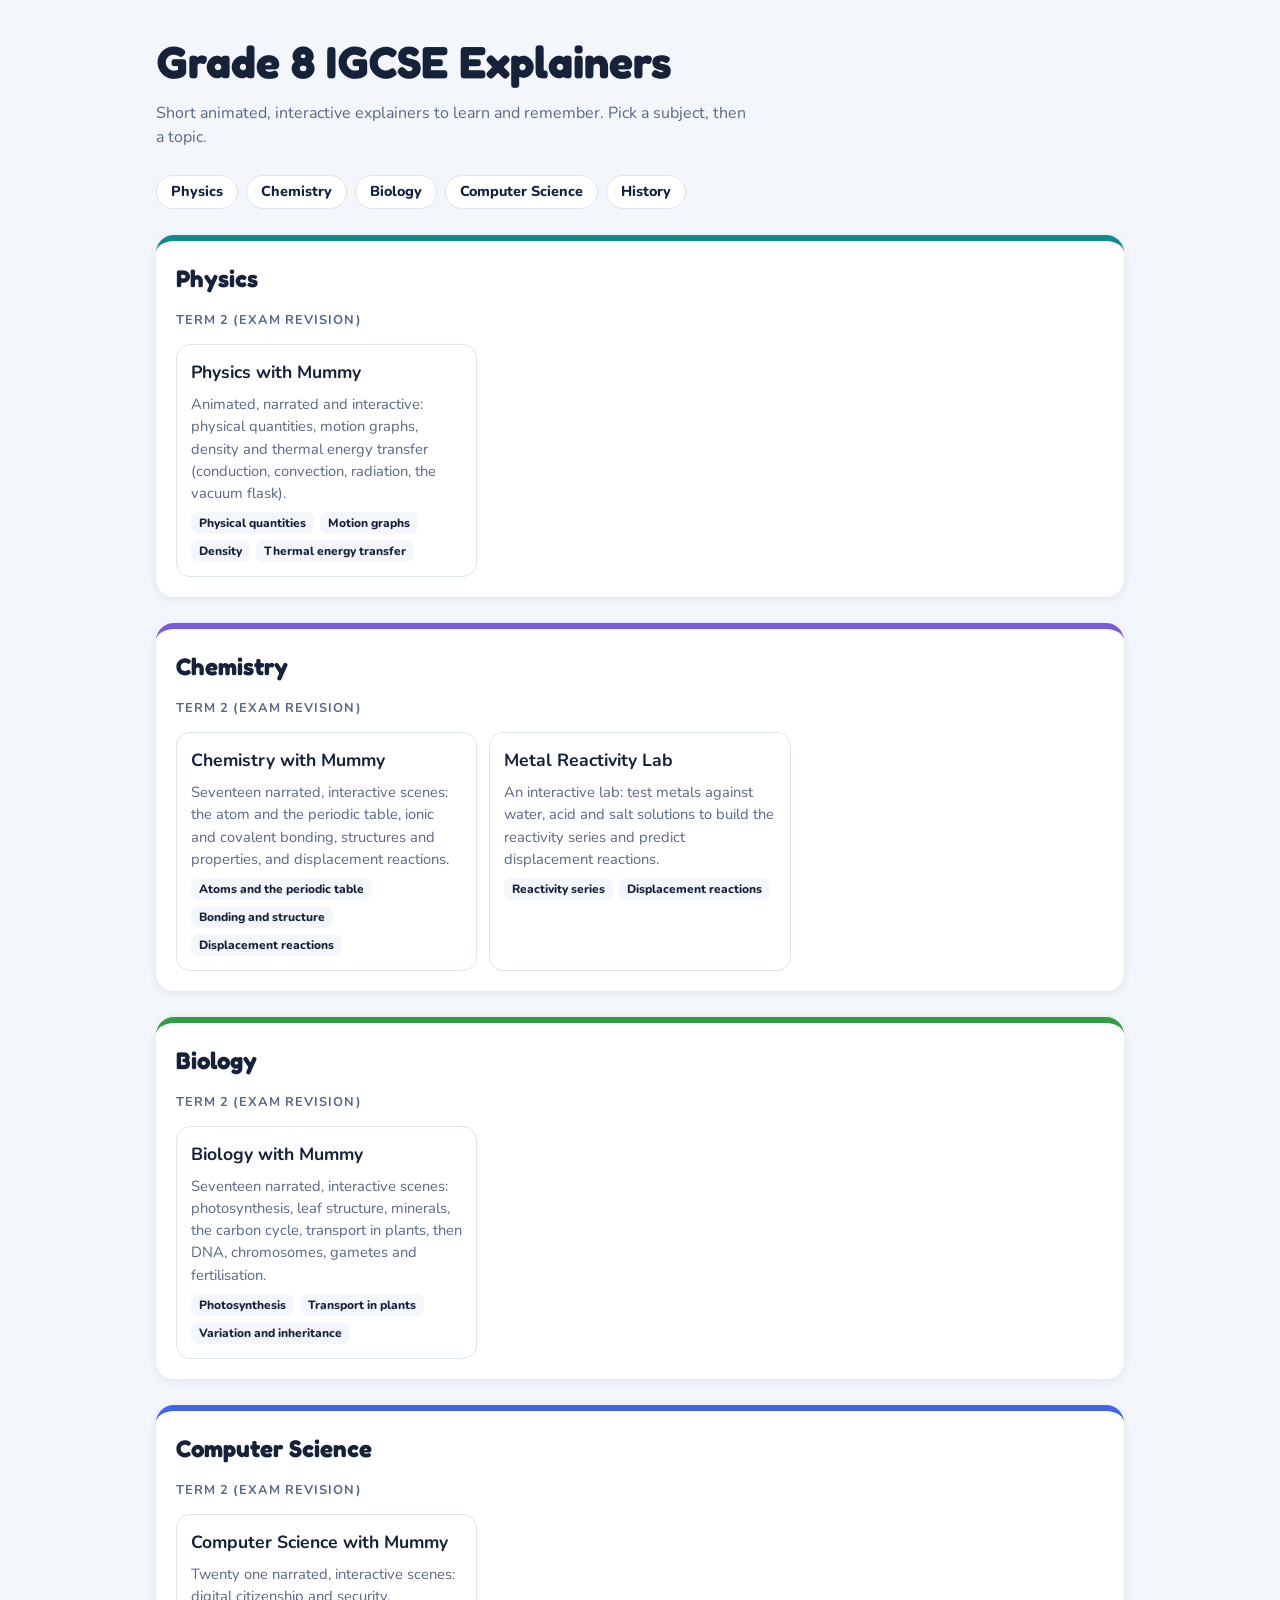
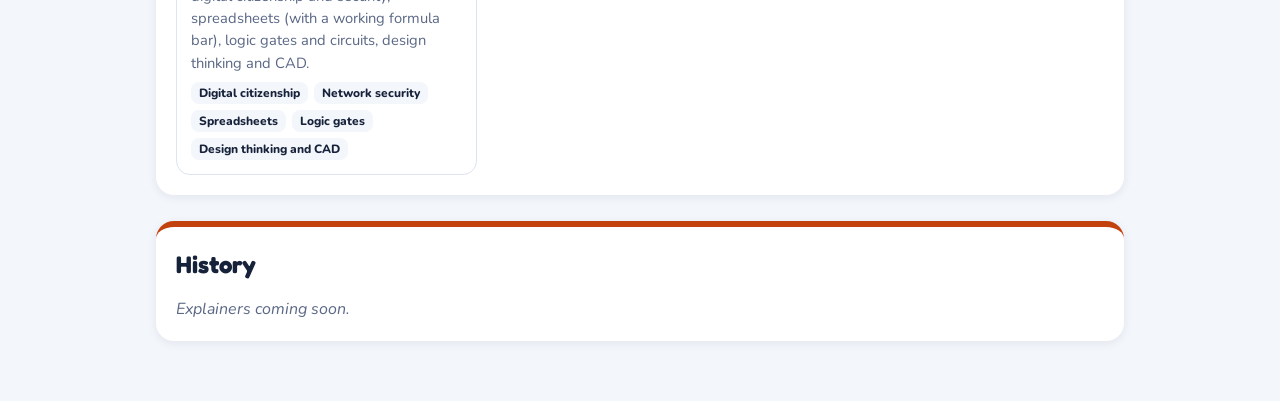
<file: index.html>
<!doctype html>
<html lang="en"><head><meta charset="utf-8"><meta name="viewport" content="width=device-width,initial-scale=1">
<meta name="description" content="Interactive, animated, narrated explainers for Grade 8 Cambridge Lower Secondary / IGCSE: physics, chemistry, biology and computer science.">
<meta name="explainer:topic" content="School &amp; Exam Prep">
<meta name="explainer:tags" content="IGCSE, Grade 8, physics, chemistry, biology, computer science">
<title>Grade 8 IGCSE Explainers</title>
<link rel="stylesheet" href="https://fonts.googleapis.com/css2?family=Fredoka:wght@500;700&family=Nunito:wght@400;700;800&display=swap">
<style>
:root{--bg:#f3f6fb;--paper:#fff;--ink:#16213a;--muted:#5a6785;--line:#dde4f0;--shadow:0 2px 10px rgba(22,33,58,.08)}
@media (prefers-color-scheme:dark){:root{--bg:#10162a;--paper:#1a2240;--ink:#eef2fb;--muted:#9fabc8;--line:#2d3860;--shadow:none}}
*{box-sizing:border-box}
body{margin:0;background:var(--bg);color:var(--ink);font-family:Nunito,system-ui,sans-serif;line-height:1.5}
.wrap{max-width:1000px;margin:0 auto;padding:28px 16px 60px;display:flex;flex-direction:column;gap:26px}
h1{font-family:Fredoka,sans-serif;font-size:clamp(1.9rem,5vw,2.8rem);margin:0;text-wrap:balance}
.lead{color:var(--muted);margin:6px 0 0;max-width:60ch}
nav{display:flex;gap:8px;flex-wrap:wrap}
nav a{border:1.5px solid var(--line);background:var(--paper);color:var(--ink);text-decoration:none;font-weight:800;font-size:.9rem;border-radius:999px;padding:5px 14px}
section{background:var(--paper);border-radius:18px;box-shadow:var(--shadow);padding:20px;border-top:6px solid var(--c);display:flex;flex-direction:column;gap:14px}
h2{font-family:Fredoka,sans-serif;margin:0;font-size:1.5rem}
h3{margin:0;font-size:.8rem;letter-spacing:.08em;text-transform:uppercase;color:var(--muted)}
.grid{display:grid;grid-template-columns:repeat(auto-fill,minmax(260px,1fr));gap:12px}
.card{display:flex;flex-direction:column;gap:8px;border:1.5px solid var(--line);border-radius:14px;padding:14px;text-decoration:none;color:inherit;min-width:0}
a.card:hover{border-color:var(--c);transform:translateY(-1px)}
.card b{font-size:1.1rem}.card p{margin:0;color:var(--muted);font-size:.92rem}
.tags{display:flex;flex-wrap:wrap;gap:6px}.tags span{font-size:.75rem;font-weight:800;background:var(--bg);border-radius:8px;padding:2px 8px}
.empty{color:var(--muted);font-style:italic;margin:0}
</style></head><body>
<div class="wrap">
 <header><h1>Grade 8 IGCSE Explainers</h1><p class="lead">Short animated, interactive explainers to learn and remember. Pick a subject, then a topic.</p></header>
 <nav id="nav" aria-label="Subjects"></nav>
 <main id="main" style="display:flex;flex-direction:column;gap:26px"></main>
</div>
<script src="explainers.js"></script>
<script>
const E=(t,a,...k)=>{const e=document.createElement(t);Object.entries(a||{}).forEach(([x,v])=>e.setAttribute(x,v));k.flat().forEach(c=>e.append(c));return e};
const nav=document.getElementById('nav'),main=document.getElementById('main');
EXPLAINERS.forEach(s=>{
  const id='s-'+s.subject.toLowerCase().replace(/\W+/g,'-');
  nav.append(E('a',{href:'#'+id},s.subject));
  const sec=E('section',{id,style:'--c:'+s.color},E('h2',null,s.subject));
  if(!s.terms.length)sec.append(E('p',{class:'empty'},'Explainers coming soon.'));
  s.terms.forEach(t=>{
    sec.append(E('h3',null,t.term));
    const g=E('div',{class:'grid'});
    t.items.forEach(i=>{
      const ready=i.status==='ready';
      const card=E(ready?'a':'div',ready?{class:'card',href:i.path}:{class:'card',style:'opacity:.6'},E('b',null,i.title),E('p',null,i.blurb),E('div',{class:'tags'},(i.topics||[]).map(x=>E('span',null,x))));
      card.style.setProperty('--c',s.color);g.append(card)});
    sec.append(g)});
  main.append(sec)});
</script></body></html>
</file>
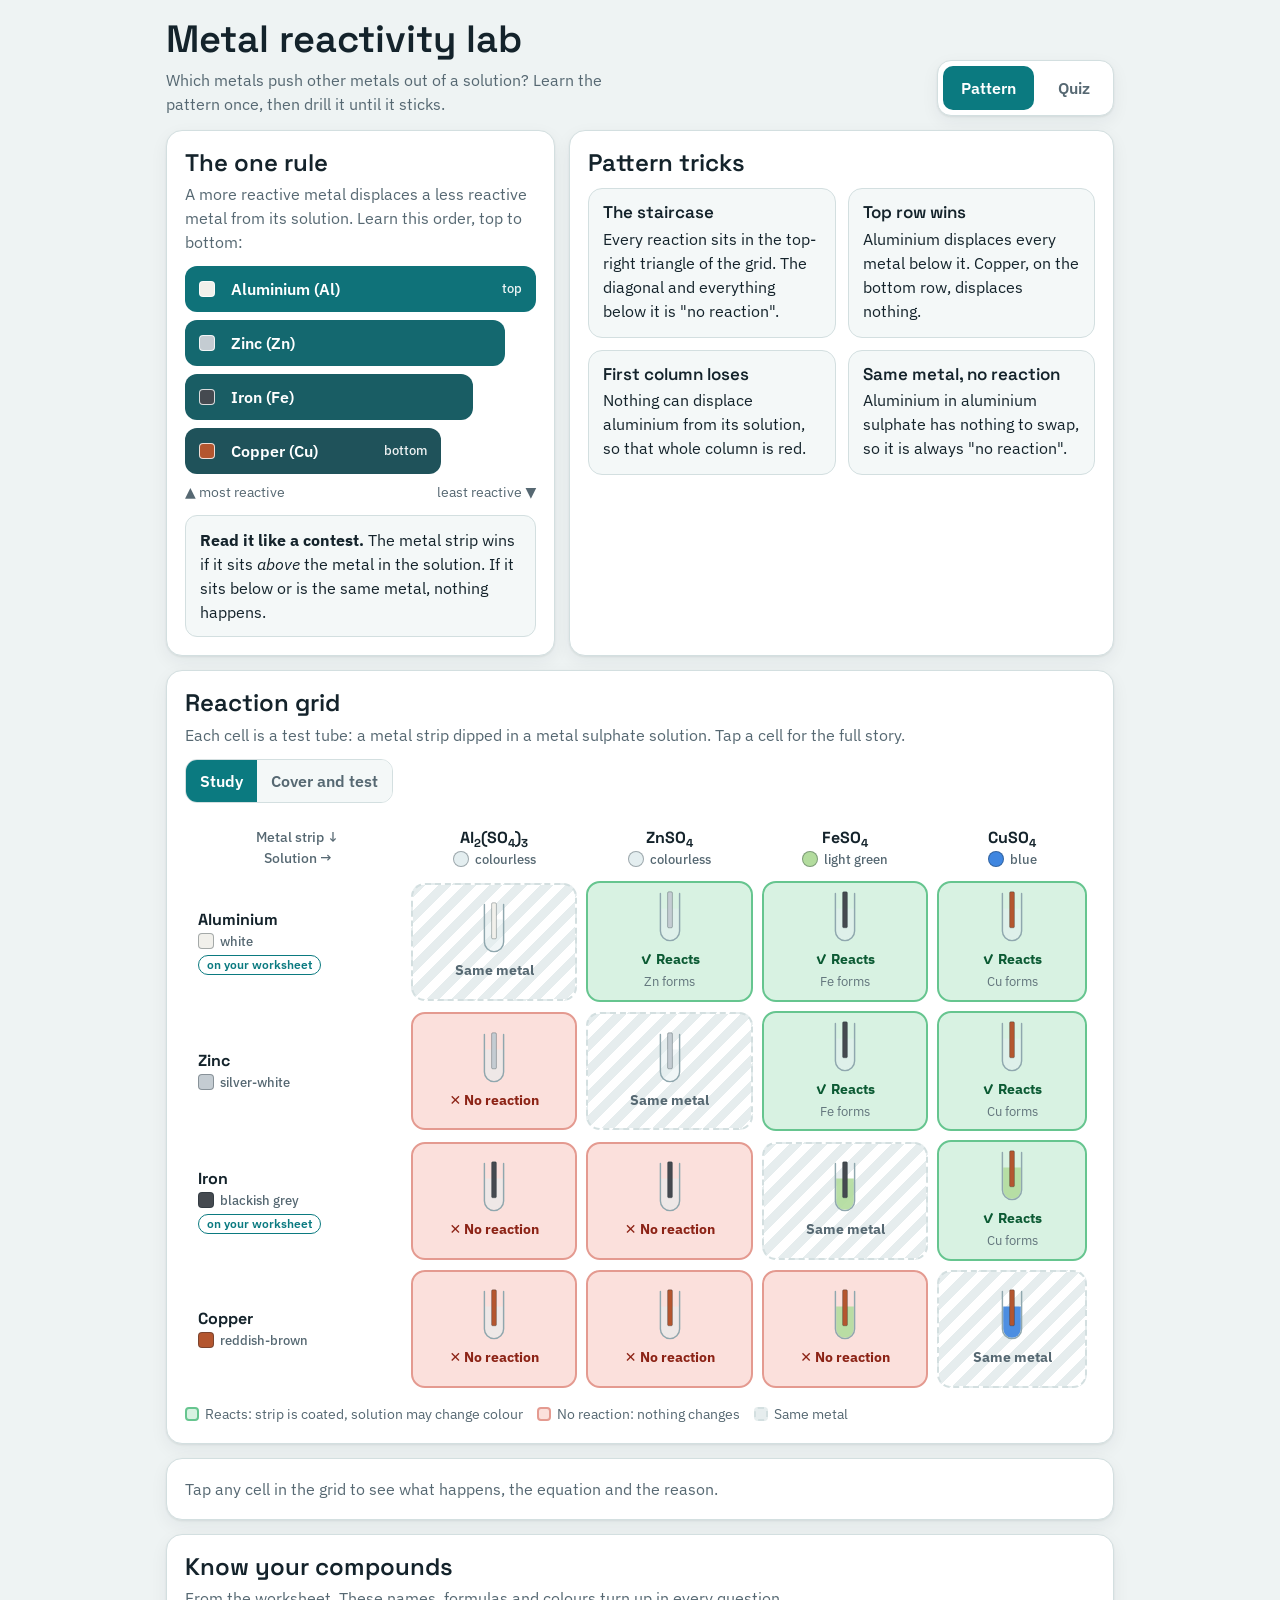
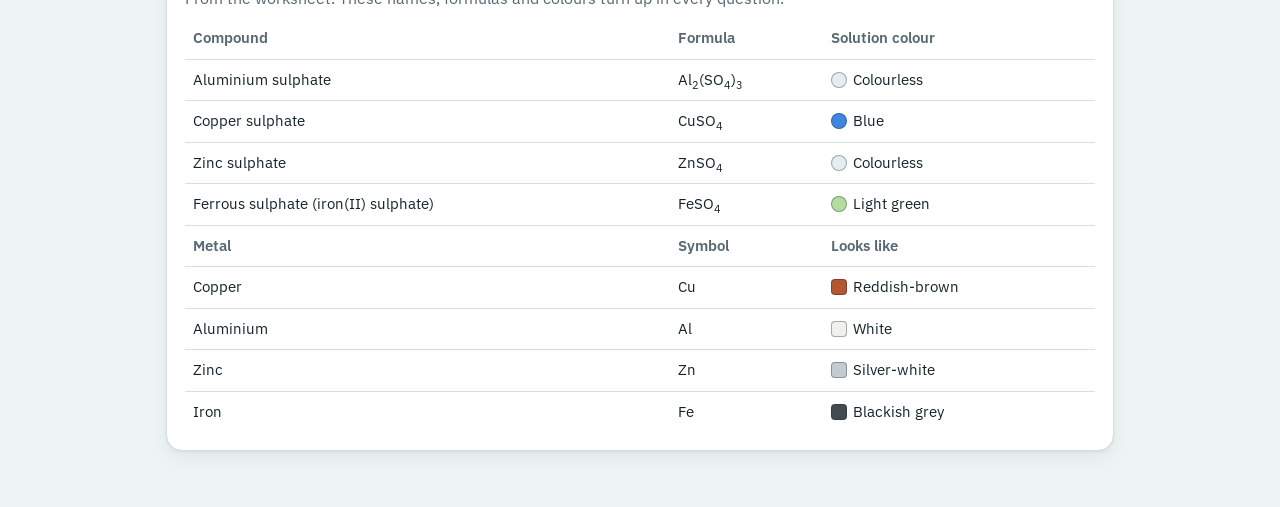
<file: explainers/metal-reactivity-lab/index.html>
<!DOCTYPE html>
<html lang="en">
<head>
<meta charset="utf-8">
<meta name="viewport" content="width=device-width, initial-scale=1, viewport-fit=cover">
<title>Metal Reactivity Lab</title>
<link rel="preconnect" href="https://fonts.googleapis.com">
<link rel="preconnect" href="https://fonts.gstatic.com" crossorigin>
<link href="https://fonts.googleapis.com/css2?family=IBM+Plex+Sans:wght@400;500;600&family=Space+Grotesk:wght@500;600;700&display=swap" rel="stylesheet">
<style>
:root{
  box-sizing:border-box;
  padding-top:env(safe-area-inset-top,0px);
  padding-bottom:env(safe-area-inset-bottom,0px);
  --bg:#eef3f3; --surface:#ffffff; --surface2:#f4f8f8; --ink:#14232b; --muted:#566872; --line:#d3dfe0;
  --accent:#0b7a80; --accent-ink:#ffffff; --copper:#b4562f; --gold:#c8961a;
  --yes-bg:#d8f2e2; --yes-ink:#0b5a33; --yes-line:#66c58f;
  --no-bg:#fbe0dc; --no-ink:#8c2316; --no-line:#e49a90;
  --same-bg:#e6edee; --glass:#8fa7ae;
  --shadow:0 1px 2px rgba(20,35,43,.08),0 6px 18px rgba(20,35,43,.06);
}
html{scroll-padding-top:env(safe-area-inset-top,0px);}
@media (prefers-color-scheme:dark){
  :root:not([data-theme="light"]){
    --bg:#0d171d; --surface:#15232b; --surface2:#1a2b34; --ink:#e9f0ee; --muted:#9bb0b8; --line:#2b3f4a;
    --accent:#4fc6cc; --accent-ink:#06262a; --copper:#e08a5e; --gold:#f0c24a;
    --yes-bg:#12382a; --yes-ink:#8fe3b2; --yes-line:#2f7a52;
    --no-bg:#3d1c19; --no-ink:#f4a89f; --no-line:#7e3b34;
    --same-bg:#1c2d36; --glass:#6f8a94; --shadow:0 1px 2px rgba(0,0,0,.4);
  }
}
:root[data-theme="dark"]{
  --bg:#0d171d; --surface:#15232b; --surface2:#1a2b34; --ink:#e9f0ee; --muted:#9bb0b8; --line:#2b3f4a;
  --accent:#4fc6cc; --accent-ink:#06262a; --copper:#e08a5e; --gold:#f0c24a;
  --yes-bg:#12382a; --yes-ink:#8fe3b2; --yes-line:#2f7a52;
  --no-bg:#3d1c19; --no-ink:#f4a89f; --no-line:#7e3b34;
  --same-bg:#1c2d36; --glass:#6f8a94; --shadow:0 1px 2px rgba(0,0,0,.4);
}
*,*::before,*::after{box-sizing:inherit;}
html,body{height:auto;}
body{margin:0;background:var(--bg);color:var(--ink);font-family:"IBM Plex Sans",system-ui,-apple-system,"Segoe UI",Arial,sans-serif;font-size:16px;line-height:1.5;-webkit-text-size-adjust:100%;}
h1,h2,h3{font-family:"Space Grotesk","IBM Plex Sans",system-ui,Arial,sans-serif;line-height:1.15;margin:0;font-weight:600;}
p{margin:0;}
button{font:inherit;color:inherit;}
sub{font-size:.72em;line-height:0;}
.wrap{max-width:980px;margin:0 auto;padding:18px 16px 56px;}
header.top{display:flex;align-items:flex-end;justify-content:space-between;gap:12px;flex-wrap:wrap;margin-bottom:14px;}
header.top h1{font-size:clamp(26px,5vw,38px);}
header.top p{color:var(--muted);max-width:46ch;margin-top:6px;}
.tabs{display:flex;gap:6px;background:var(--surface);border:1px solid var(--line);border-radius:14px;padding:5px;box-shadow:var(--shadow);}
.tab{border:0;background:transparent;padding:10px 18px;border-radius:10px;cursor:pointer;font-weight:600;color:var(--muted);min-height:44px;}
.tab[aria-selected="true"]{background:var(--accent);color:var(--accent-ink);}
.tab:focus-visible,.btn:focus-visible,.cell:focus-visible,.opt:focus-visible,.chip:focus-visible{outline:3px solid var(--gold);outline-offset:2px;}
.card{background:var(--surface);border:1px solid var(--line);border-radius:16px;padding:18px;box-shadow:var(--shadow);}
.stack{display:grid;gap:14px;}
.muted{color:var(--muted);}
.sw{display:inline-block;width:16px;height:16px;border-radius:50%;border:1px solid rgba(20,35,43,.35);vertical-align:-3px;margin-right:6px;flex:none;}
.sw.sq{border-radius:4px;}

/* ladder */
.split{display:grid;gap:14px;grid-template-columns:1fr;}
@media(min-width:760px){.split{grid-template-columns:minmax(0,5fr) minmax(0,7fr);}}
.ladder{display:grid;gap:8px;margin-top:12px;}
.rung{display:flex;align-items:center;gap:10px;padding:11px 14px;border-radius:12px;font-weight:600;color:#fff;}
.rung small{margin-left:auto;font-weight:500;opacity:.92;}
.rung .sw{border-color:rgba(255,255,255,.8);}
.axis{display:flex;justify-content:space-between;color:var(--muted);font-size:14px;margin-top:8px;}
.rule{margin-top:12px;padding:12px 14px;border-radius:12px;background:var(--surface2);border:1px solid var(--line);}

/* grid */
.toolbar{display:flex;flex-wrap:wrap;gap:10px;align-items:center;justify-content:space-between;margin:12px 0;}
.seg{display:flex;border:1px solid var(--line);border-radius:12px;overflow:hidden;}
.seg button{border:0;background:var(--surface2);padding:9px 14px;cursor:pointer;font-weight:600;color:var(--muted);min-height:42px;}
.seg button[aria-pressed="true"]{background:var(--accent);color:var(--accent-ink);}
.btn{border:1px solid var(--line);background:var(--surface2);border-radius:12px;padding:10px 16px;cursor:pointer;font-weight:600;min-height:44px;}
.btn.primary{background:var(--accent);color:var(--accent-ink);border-color:transparent;}
.btn:disabled{opacity:.5;cursor:default;}
.gridwrap{overflow-x:auto;-webkit-overflow-scrolling:touch;}
table.grid{border-collapse:separate;border-spacing:7px;width:100%;min-width:600px;}
table.grid th{font-weight:500;text-align:left;vertical-align:middle;padding:4px 6px;font-size:14px;}
table.grid thead th{text-align:center;vertical-align:bottom;}
table.grid thead th b,table.grid tbody th b{display:block;font-family:"Space Grotesk",sans-serif;font-size:16px;}
table.grid small{display:block;color:var(--muted);font-size:13px;}
.corner{font-size:13px;color:var(--muted);}
.corner span{display:block;}
.ws{display:inline-block;margin-top:3px;font-size:12px;font-style:normal;font-weight:600;color:var(--accent);border:1px solid var(--accent);border-radius:20px;padding:0 8px;}
.cell{width:100%;min-height:118px;border-radius:14px;border:2px solid;cursor:pointer;display:flex;flex-direction:column;align-items:center;justify-content:center;gap:2px;padding:8px 6px;text-align:center;}
.cell b{font-size:14px;}
.cell small{font-size:12px;opacity:.9;}
.cell svg{display:block;}
.cell.yes{background:var(--yes-bg);color:var(--yes-ink);border-color:var(--yes-line);}
.cell.no{background:var(--no-bg);color:var(--no-ink);border-color:var(--no-line);}
.cell.same{background:repeating-linear-gradient(135deg,var(--same-bg) 0 9px,transparent 9px 18px);border-style:dashed;color:var(--muted);border-color:var(--line);}
.cell.sel{box-shadow:0 0 0 3px var(--accent);}
.cell.covered{background:var(--surface2);border:2px dashed var(--line);color:var(--muted);}
.cell.covered>*{display:none;}
.cell.covered::after{content:"?";font:700 30px "Space Grotesk",sans-serif;}
.legend{display:flex;flex-wrap:wrap;gap:14px;font-size:14px;color:var(--muted);margin-top:8px;}
.legend i{display:inline-block;width:14px;height:14px;border-radius:4px;border:2px solid;vertical-align:-2px;margin-right:6px;}
.legend .y{background:var(--yes-bg);border-color:var(--yes-line);} .legend .n{background:var(--no-bg);border-color:var(--no-line);}
.legend .s{background:var(--same-bg);border:2px dashed var(--line);}
.detail{display:grid;gap:14px;grid-template-columns:auto 1fr;align-items:start;}
@media(max-width:560px){.detail{grid-template-columns:1fr;}}
.tubes{display:flex;gap:14px;align-items:flex-end;}
.tubes figure{margin:0;text-align:center;font-size:13px;color:var(--muted);}
.eq{font-family:"Space Grotesk",sans-serif;font-size:17px;background:var(--surface2);border:1px solid var(--line);border-radius:10px;padding:8px 12px;margin-top:8px;overflow-x:auto;white-space:nowrap;}
.verdict{display:inline-block;font-weight:700;border-radius:20px;padding:2px 12px;margin-bottom:8px;}
.verdict.y{background:var(--yes-bg);color:var(--yes-ink);} .verdict.n{background:var(--no-bg);color:var(--no-ink);} .verdict.s{background:var(--same-bg);color:var(--muted);}
.hooks{display:grid;gap:12px;grid-template-columns:repeat(auto-fit,minmax(220px,1fr));}
.hook{background:var(--surface2);border:1px solid var(--line);border-radius:14px;padding:14px;}
.hook h3{font-size:17px;margin-bottom:4px;}
table.facts{width:100%;border-collapse:collapse;font-size:15px;}
table.facts th,table.facts td{text-align:left;padding:9px 8px;border-bottom:1px solid var(--line);vertical-align:middle;}
table.facts th{color:var(--muted);font-weight:600;}
table.facts tr:last-child td{border-bottom:0;}

/* quiz */
.hud{display:flex;align-items:center;gap:14px;flex-wrap:wrap;}
.lv{flex:1 1 220px;min-width:180px;}
.lv b{font-family:"Space Grotesk",sans-serif;}
.bar{height:10px;background:var(--surface2);border:1px solid var(--line);border-radius:8px;overflow:hidden;margin-top:6px;}
.bar i{display:block;height:100%;background:linear-gradient(90deg,var(--accent),var(--gold));border-radius:8px;transition:width .5s ease;}
.pill{background:var(--surface2);border:1px solid var(--line);border-radius:20px;padding:6px 14px;font-weight:600;white-space:nowrap;}
.qcard{position:relative;margin-top:14px;}
.qtag{display:inline-block;font-size:13px;font-weight:600;color:var(--accent);background:var(--surface2);border:1px solid var(--line);border-radius:20px;padding:2px 12px;margin-bottom:10px;}
.qtext{font-size:clamp(18px,3.4vw,22px);font-family:"Space Grotesk","IBM Plex Sans",sans-serif;font-weight:500;line-height:1.3;}
.qtext ul{margin:10px 0;padding-left:20px;font-family:"IBM Plex Sans",sans-serif;font-size:16px;font-weight:400;}
.opts{display:grid;gap:10px;margin-top:16px;}
@media(min-width:640px){.opts.two{grid-template-columns:1fr 1fr;}}
.opt{display:flex;align-items:center;gap:12px;text-align:left;width:100%;background:var(--surface2);border:2px solid var(--line);border-radius:14px;padding:12px 14px;cursor:pointer;min-height:54px;}
.opt kbd{flex:none;display:inline-grid;place-items:center;width:28px;height:28px;border-radius:8px;background:var(--surface);border:1px solid var(--line);font:600 13px "IBM Plex Sans",sans-serif;color:var(--muted);}
.opt:hover:not(:disabled){border-color:var(--accent);}
.opt:disabled{cursor:default;}
.opt.right{background:var(--yes-bg);border-color:var(--yes-line);color:var(--yes-ink);}
.opt.wrong{background:var(--no-bg);border-color:var(--no-line);color:var(--no-ink);}
.opt.dim{opacity:.55;}
.shake{animation:shake .35s;}
@keyframes shake{20%{transform:translateX(-6px)}40%{transform:translateX(6px)}60%{transform:translateX(-4px)}80%{transform:translateX(4px)}}
.fb{margin-top:14px;padding:12px 14px;border-radius:12px;border:1px solid var(--line);background:var(--surface2);}
.fb.good{border-color:var(--yes-line);background:var(--yes-bg);color:var(--yes-ink);}
.fb.bad{border-color:var(--no-line);background:var(--no-bg);color:var(--no-ink);}
.fb b.h{display:block;font-family:"Space Grotesk",sans-serif;font-size:18px;margin-bottom:2px;}
.pop{position:absolute;right:18px;top:14px;font:700 20px "Space Grotesk",sans-serif;color:var(--gold);animation:pop .9s ease-out forwards;pointer-events:none;}
@keyframes pop{0%{opacity:0;transform:translateY(8px) scale(.9)}20%{opacity:1}100%{opacity:0;transform:translateY(-26px) scale(1.15)}}
.modes{display:grid;gap:12px;grid-template-columns:repeat(auto-fit,minmax(240px,1fr));margin-top:14px;}
.mode{display:block;text-align:left;width:100%;background:var(--surface2);border:2px solid var(--line);border-radius:16px;padding:16px;cursor:pointer;}
.mode:hover{border-color:var(--accent);}
.mode h3{font-size:19px;} .mode p{color:var(--muted);font-size:15px;margin-top:4px;}
.chip{display:inline-flex;align-items:center;gap:8px;cursor:pointer;margin-top:14px;font-weight:500;min-height:36px;}
.chip input{width:20px;height:20px;accent-color:var(--accent);}
.badges{display:grid;gap:10px;grid-template-columns:repeat(auto-fill,minmax(150px,1fr));margin-top:12px;}
.badge{border:1px solid var(--line);border-radius:14px;padding:12px;background:var(--surface2);}
.badge .ic{font-size:26px;filter:grayscale(1);opacity:.45;}
.badge.on{border-color:var(--gold);}
.badge.on .ic{filter:none;opacity:1;}
.badge b{display:block;font-size:14px;margin-top:4px;} .badge small{color:var(--muted);font-size:12.5px;line-height:1.3;display:block;}
.skills{display:grid;gap:8px;margin-top:12px;}
.skill{display:grid;grid-template-columns:150px 1fr 44px;gap:10px;align-items:center;font-size:14px;}
@media(max-width:520px){.skill{grid-template-columns:110px 1fr 40px;}}
.skill .bar{margin:0;}
.stars{font-size:38px;letter-spacing:6px;}
.sum{display:grid;gap:10px;grid-template-columns:repeat(auto-fit,minmax(130px,1fr));margin:14px 0;}
.sum div{background:var(--surface2);border:1px solid var(--line);border-radius:14px;padding:12px;text-align:center;}
.sum b{display:block;font:700 26px "Space Grotesk",sans-serif;}
.toast{position:fixed;left:50%;bottom:calc(20px + env(safe-area-inset-bottom,0px));transform:translateX(-50%);z-index:30;display:grid;gap:8px;width:min(92vw,420px);pointer-events:none;}
.toast div{background:var(--ink);color:var(--bg);border-radius:14px;padding:12px 16px;font-weight:600;box-shadow:var(--shadow);animation:toast .4s ease-out;}
@keyframes toast{from{opacity:0;transform:translateY(12px)}to{opacity:1;transform:none}}
[hidden]{display:none!important;}
@media (prefers-reduced-motion:reduce){*{animation:none!important;transition:none!important;}}
</style>
</head>
<body>
<div class="wrap">
  <header class="top">
    <div>
      <h1>Metal reactivity lab</h1>
      <p>Which metals push other metals out of a solution? Learn the pattern once, then drill it until it sticks.</p>
    </div>
    <div class="tabs" role="tablist" aria-label="Sections">
      <button class="tab" role="tab" id="t-pattern" aria-controls="p-pattern" aria-selected="true" data-tab="pattern">Pattern</button>
      <button class="tab" role="tab" id="t-quiz" aria-controls="p-quiz" aria-selected="false" data-tab="quiz">Quiz</button>
    </div>
  </header>

  <!-- PATTERN -->
  <section id="p-pattern" role="tabpanel" aria-labelledby="t-pattern" class="stack">
    <div class="split">
      <div class="card">
        <h2>The one rule</h2>
        <p class="muted" style="margin-top:6px">A more reactive metal displaces a less reactive metal from its solution. Learn this order, top to bottom:</p>
        <div class="ladder" id="ladder"></div>
        <div class="axis"><span>&#9650; most reactive</span><span>least reactive &#9660;</span></div>
        <div class="rule"><b>Read it like a contest.</b> The metal strip wins if it sits <em>above</em> the metal in the solution. If it sits below or is the same metal, nothing happens.</div>
      </div>
      <div class="card">
        <h2>Pattern tricks</h2>
        <div class="hooks" style="margin-top:12px">
          <div class="hook"><h3>The staircase</h3><p>Every reaction sits in the top-right triangle of the grid. The diagonal and everything below it is "no reaction".</p></div>
          <div class="hook"><h3>Top row wins</h3><p>Aluminium displaces every metal below it. Copper, on the bottom row, displaces nothing.</p></div>
          <div class="hook"><h3>First column loses</h3><p>Nothing can displace aluminium from its solution, so that whole column is red.</p></div>
          <div class="hook"><h3>Same metal, no reaction</h3><p>Aluminium in aluminium sulphate has nothing to swap, so it is always "no reaction".</p></div>
        </div>
      </div>
    </div>

    <div class="card">
      <h2>Reaction grid</h2>
      <p class="muted" style="margin-top:6px">Each cell is a test tube: a metal strip dipped in a metal sulphate solution. Tap a cell for the full story.</p>
      <div class="toolbar">
        <div class="seg" role="group" aria-label="Mode">
          <button id="m-study" aria-pressed="true">Study</button>
          <button id="m-cover" aria-pressed="false">Cover and test</button>
        </div>
        <div id="coverTools" hidden style="display:flex;gap:8px;align-items:center;flex-wrap:wrap">
          <span class="pill" id="revCount">0 of 16 revealed</span>
          <button class="btn" id="revAll">Reveal all</button>
          <button class="btn" id="recover">Cover again</button>
        </div>
      </div>
      <div class="gridwrap"><div id="grid"></div></div>
      <div class="legend">
        <span><i class="y"></i>Reacts: strip is coated, solution may change colour</span>
        <span><i class="n"></i>No reaction: nothing changes</span>
        <span><i class="s"></i>Same metal</span>
      </div>
    </div>

    <div class="card" id="detailCard">
      <div id="detail" class="muted">Tap any cell in the grid to see what happens, the equation and the reason.</div>
    </div>

    <div class="card">
      <h2>Know your compounds</h2>
      <p class="muted" style="margin-top:6px">From the worksheet. These names, formulas and colours turn up in every question.</p>
      <div style="overflow-x:auto;margin-top:8px"><table class="facts" id="facts"></table></div>
    </div>
  </section>

  <!-- QUIZ -->
  <section id="p-quiz" role="tabpanel" aria-labelledby="t-quiz" hidden>
    <div id="quiz"></div>
  </section>
</div>
<div class="toast" id="toast" aria-live="polite"></div>

<script>
(function(){
"use strict";

/* ---------- data ---------- */
var METALS=[
 {k:"Al",name:"Aluminium",lname:"aluminium",sulf:"aluminium sulphate",f:"Al<sub>2</sub>(SO<sub>4</sub>)<sub>3</sub>",ft:"Al\u2082(SO\u2084)\u2083",solCol:"colourless",solHex:"#e4eef0",mCol:"white",mHex:"#f1f0eb",rank:0,ws:true},
 {k:"Zn",name:"Zinc",lname:"zinc",sulf:"zinc sulphate",f:"ZnSO<sub>4</sub>",ft:"ZnSO\u2084",solCol:"colourless",solHex:"#e4eef0",mCol:"silver-white",mHex:"#c4ccd2",rank:1,ws:false},
 {k:"Fe",name:"Iron",lname:"iron",sulf:"iron(II) sulphate",f:"FeSO<sub>4</sub>",ft:"FeSO\u2084",solCol:"light green",solHex:"#b3dc9e",mCol:"blackish grey",mHex:"#454a50",rank:2,ws:true},
 {k:"Cu",name:"Copper",lname:"copper",sulf:"copper sulphate",f:"CuSO<sub>4</sub>",ft:"CuSO\u2084",solCol:"blue",solHex:"#3f86e0",mCol:"reddish-brown",mHex:"#b4562f",rank:3,ws:false}
];
var EQ={AlZn:"2Al + 3ZnSO\u2084 \u2192 Al\u2082(SO\u2084)\u2083 + 3Zn",AlFe:"2Al + 3FeSO\u2084 \u2192 Al\u2082(SO\u2084)\u2083 + 3Fe",AlCu:"2Al + 3CuSO\u2084 \u2192 Al\u2082(SO\u2084)\u2083 + 3Cu",
        ZnFe:"Zn + FeSO\u2084 \u2192 ZnSO\u2084 + Fe",ZnCu:"Zn + CuSO\u2084 \u2192 ZnSO\u2084 + Cu",FeCu:"Fe + CuSO\u2084 \u2192 FeSO\u2084 + Cu"};
var PAIRS=[];METALS.forEach(function(m){METALS.forEach(function(s){PAIRS.push([m,s]);});});
function reacts(m,s){return m.rank<s.rank;}
function same(m,s){return m.k===s.k;}
function cap(t){return t.charAt(0).toUpperCase()+t.slice(1);}
function rnd(a){return a[Math.floor(Math.random()*a.length)];}
function shuffle(a){a=a.slice();for(var i=a.length-1;i>0;i--){var j=Math.floor(Math.random()*(i+1));var t=a[i];a[i]=a[j];a[j]=t;}return a;}
function $(s){return document.querySelector(s);}
function $$(s){return Array.prototype.slice.call(document.querySelectorAll(s));}

/* ---------- test tube drawing ---------- */
function tube(m,s,after,scale){
  var react=reacts(m,s);
  var liquid=(after&&react)?m.solHex:s.solHex;
  var strip=(after&&react)?s.mHex:m.mHex;
  var colourless=(liquid===m.solHex&&m.solCol==="colourless")||liquid==="#e4eef0";
  var w=40*scale,h=70*scale;
  return '<svg viewBox="0 0 40 70" width="'+w+'" height="'+h+'" aria-hidden="true">'+
   '<path d="M9 22 V50 A11 11 0 0 0 31 50 V22 Z" fill="'+liquid+'" fill-opacity="'+(colourless?0.55:0.92)+'"/>'+
   '<rect x="17" y="1" width="6" height="45" rx="1.5" fill="'+strip+'" stroke="rgba(20,35,43,.45)" stroke-width="0.8"/>'+
   '<path d="M8 3 V50 A12 12 0 0 0 32 50 V3" fill="none" stroke="var(--glass)" stroke-width="1.8" stroke-linecap="round"/>'+
   '</svg>';
}

/* ---------- ladder + facts ---------- */
(function(){
  var L=$("#ladder"),html="";
  METALS.forEach(function(m,i){
    var pct=100-i*9;
    var mix=88-i*17;
    html+='<div class="rung" style="width:'+pct+'%;background:color-mix(in srgb,var(--accent) '+mix+'%,#2a3b44)"><span class="sw sq" style="background:'+m.mHex+'"></span>'+m.name+' ('+m.k+')<small>'+(i===0?"top":i===3?"bottom":"")+'</small></div>';
  });
  L.innerHTML=html;
  var names={Al:"Aluminium sulphate",Cu:"Copper sulphate",Zn:"Zinc sulphate",Fe:"Ferrous sulphate (iron(II) sulphate)"};
  var rows='<tr><th>Compound</th><th>Formula</th><th>Solution colour</th></tr>';
  ["Al","Cu","Zn","Fe"].forEach(function(k){
    var m=METALS.filter(function(x){return x.k===k;})[0];
    rows+='<tr><td>'+names[k]+'</td><td>'+m.f+'</td><td><span class="sw" style="background:'+m.solHex+'"></span>'+cap(m.solCol)+'</td></tr>';
  });
  rows+='<tr><th>Metal</th><th>Symbol</th><th>Looks like</th></tr>';
  ["Cu","Al","Zn","Fe"].forEach(function(k){
    var m=METALS.filter(function(x){return x.k===k;})[0];
    rows+='<tr><td>'+m.name+'</td><td>'+m.k+'</td><td><span class="sw sq" style="background:'+m.mHex+'"></span>'+cap(m.mCol)+'</td></tr>';
  });
  $("#facts").innerHTML=rows;
})();

/* ---------- grid ---------- */
var coverMode=false,revealed=0;
function solChange(m,s){
  var from=s.solCol,to=m.solCol;
  return from===to?("The solution stays "+from+"."):("The solution changes from <b>"+from+"</b> to <b>"+to+"</b>.");
}
function buildGrid(){
  var h='<table class="grid"><thead><tr><th class="corner"><span>Metal strip &#8595;</span><span>Solution &#8594;</span></th>';
  METALS.forEach(function(s){h+='<th scope="col"><b>'+s.f+'</b><small><span class="sw" style="background:'+s.solHex+'"></span>'+s.solCol+'</small></th>';});
  h+='</tr></thead><tbody>';
  METALS.forEach(function(m){
    h+='<tr><th scope="row"><b>'+m.name+'</b><small><span class="sw sq" style="background:'+m.mHex+'"></span>'+m.mCol+'</small>'+(m.ws?'<em class="ws">on your worksheet</em>':'')+'</th>';
    METALS.forEach(function(s){
      var cls=same(m,s)?"same":reacts(m,s)?"yes":"no";
      var label=cls==="same"?"Same metal":cls==="yes"?"&#10003; Reacts":"&#10005; No reaction";
      var sub=cls==="yes"?s.k+" forms":"";
      h+='<td><button class="cell '+cls+(coverMode?" covered":"")+'" data-m="'+m.k+'" data-s="'+s.k+'" aria-label="'+m.name+' in '+s.sulf+'">'+tube(m,s,true,0.8)+'<b>'+label+'</b>'+(sub?'<small>'+sub+'</small>':'')+'</button></td>';
    });
    h+='</tr>';
  });
  h+='</tbody></table>';
  $("#grid").innerHTML=h;
  revealed=0;updateCount();
}
function updateCount(){$("#revCount").textContent=revealed+" of 16 revealed";}
function findM(k){return METALS.filter(function(x){return x.k===k;})[0];}
function showDetail(m,s){
  var d=$("#detail"),html="";
  d.classList.remove("muted");
  var tubes='<div class="tubes"><figure>'+tube(m,s,false,1.5)+'<figcaption>At the start</figcaption></figure><figure>'+tube(m,s,true,1.5)+'<figcaption>After a while</figcaption></figure></div>';
  var head='<h3 style="margin-bottom:6px">'+m.name+' strip in '+s.sulf+' solution</h3>';
  if(same(m,s)){
    html='<div class="detail">'+tubes+'<div>'+head+'<span class="verdict s">Same metal</span><p>'+m.name+' is already the metal in this solution, so there is nothing to displace. Nothing changes.</p></div></div>';
  }else if(reacts(m,s)){
    html='<div class="detail">'+tubes+'<div>'+head+'<span class="verdict y">Reacts</span>'+
     '<p><b>'+m.k+'</b> is more reactive than <b>'+s.k+'</b>, so it pushes '+s.lname+' out of the solution.</p>'+
     '<p style="margin-top:6px">'+solChange(m,s)+' A <b>'+s.mCol+'</b> solid ('+s.lname+') coats the strip.</p>'+
     '<div class="eq"><span class="muted">Words: </span>'+m.lname+' + '+s.sulf+' \u2192 '+m.sulf+' + '+s.lname+'</div>'+
     '<div class="eq"><span class="muted">Symbols: </span>'+EQ[m.k+s.k]+'</div></div></div>';
  }else{
    html='<div class="detail">'+tubes+'<div>'+head+'<span class="verdict n">No reaction</span>'+
     '<p><b>'+m.k+'</b> is less reactive than <b>'+s.k+'</b>, so it cannot push '+s.lname+' out of its solution.</p>'+
     '<p style="margin-top:6px">The strip stays '+m.mCol+' and the solution stays '+s.solCol+'.</p>'+
     '<div class="eq">'+m.k+' + '+s.ft+' \u2192 no reaction</div></div></div>';
  }
  d.innerHTML=html;
}
$("#grid").addEventListener("click",function(e){
  var b=e.target.closest(".cell");if(!b)return;
  var m=findM(b.getAttribute("data-m")),s=findM(b.getAttribute("data-s"));
  if(b.classList.contains("covered")){b.classList.remove("covered");revealed++;updateCount();}
  $$(".cell.sel").forEach(function(c){c.classList.remove("sel");});
  b.classList.add("sel");
  showDetail(m,s);
  if(window.innerWidth<760){$("#detailCard").scrollIntoView({behavior:"smooth",block:"nearest"});}
});
function setMode(cover){
  coverMode=cover;
  $("#m-study").setAttribute("aria-pressed",String(!cover));
  $("#m-cover").setAttribute("aria-pressed",String(cover));
  $("#coverTools").hidden=!cover;
  $("#coverTools").style.display=cover?"flex":"none";
  buildGrid();
}
$("#m-study").addEventListener("click",function(){setMode(false);});
$("#m-cover").addEventListener("click",function(){setMode(true);});
$("#recover").addEventListener("click",function(){buildGrid();});
$("#revAll").addEventListener("click",function(){$$(".cell.covered").forEach(function(c){c.classList.remove("covered");});revealed=16;updateCount();});
buildGrid();$("#coverTools").style.display="none";

/* ---------- tabs ---------- */
function switchTab(name){
  $$(".tab").forEach(function(t){t.setAttribute("aria-selected",String(t.getAttribute("data-tab")===name));});
  $("#p-pattern").hidden=name!=="pattern";
  $("#p-quiz").hidden=name!=="quiz";
  if(name==="quiz"&&!G){showHome();}
  window.scrollTo(0,0);
}
$$(".tab").forEach(function(t){t.addEventListener("click",function(){switchTab(t.getAttribute("data-tab"));});});

/* ---------- save ---------- */
var KEY="metalReactivityLab.v1";
var save={xp:0,best:0,rounds:0,totalCorrect:0,noReact:0,perfect:0,focus:true,badges:{},stats:{}};
try{var raw=localStorage.getItem(KEY);if(raw){var p=JSON.parse(raw);for(var k in p){save[k]=p[k];}}}catch(e){}
function persist(){try{localStorage.setItem(KEY,JSON.stringify(save));}catch(e){}}

/* ---------- levels + badges ---------- */
var LEVELS=[[0,"Lab newbie"],[40,"Beaker buddy"],[100,"Bunsen burner"],[180,"Reaction rookie"],[280,"Displacement detective"],[400,"Reactivity ranger"],[550,"Series sage"],[750,"Grand alchemist"]];
function lvl(xp){
  var n=0;for(var i=0;i<LEVELS.length;i++){if(xp>=LEVELS[i][0])n=i;}
  var cur=LEVELS[n][0],next=LEVELS[n+1]?LEVELS[n+1][0]:null;
  return {n:n+1,title:LEVELS[n][1],cur:cur,next:next,pct:next?Math.round((xp-cur)/(next-cur)*100):100};
}
var BADGES=[
 {id:"first",ic:"\u2697\uFE0F",n:"First spark",d:"Get your first answer right",t:function(){return save.totalCorrect>=1;}},
 {id:"s5",ic:"\uD83D\uDD25",n:"On fire",d:"Reach a streak of 5",t:function(){return save.best>=5;}},
 {id:"s10",ic:"\u26A1",n:"Unstoppable",d:"Reach a streak of 10",t:function(){return save.best>=10;}},
 {id:"perfect",ic:"\uD83C\uDFC6",n:"Flawless round",d:"Score 10 out of 10",t:function(){return save.perfect>=1;}},
 {id:"ninja",ic:"\uD83E\uDD77",n:"No-reaction ninja",d:"Spot 8 'no reaction' cases",t:function(){return save.noReact>=8;}},
 {id:"boss",ic:"\uD83D\uDC51",n:"Boss slayer",d:"Beat 3 mystery-metal bosses",t:function(){return ((save.stats.boss||{}).c||0)>=3;}},
 {id:"sage",ic:"\uD83E\uDDEA",n:"Series sage",d:"Reach level 5",t:function(){return lvl(save.xp).n>=5;}},
 {id:"grind",ic:"\uD83D\uDCAA",n:"Practice machine",d:"50 correct answers in total",t:function(){return save.totalCorrect>=50;}}
];
function toast(msg){
  var t=$("#toast"),d=document.createElement("div");d.textContent=msg;t.appendChild(d);
  setTimeout(function(){if(d.parentNode)d.parentNode.removeChild(d);},3200);
}
function checkBadges(){
  BADGES.forEach(function(b){
    if(!save.badges[b.id]&&b.t()){save.badges[b.id]=Date.now();if(G)G.newBadges.push(b);toast(b.ic+" Badge unlocked: "+b.n);}
  });
}

/* ---------- question generators ---------- */
function mc(tag,html,correct,wrongs,explain,extra){
  var seen={};seen[correct]=1;var ws=[];
  wrongs.forEach(function(w){if(!seen[w]){seen[w]=1;ws.push(w);}});
  ws=shuffle(ws).slice(0,3);
  var opts=shuffle([{t:correct,ok:true}].concat(ws.map(function(w){return {t:w,ok:false};})));
  var q={tag:tag,html:html,opts:opts,explain:explain,xp:10};
  if(extra){for(var k in extra){q[k]=extra[k];}}
  return q;
}
function pick(f){return rnd(PAIRS.filter(function(p){return f(p[0],p[1]);}));}
function why(m,s){
  if(same(m,s))return "Same metal, so there is nothing to displace.";
  return reacts(m,s)?("<b>"+m.k+"</b> is more reactive than <b>"+s.k+"</b>, so it displaces "+s.lname+" from the solution."):("<b>"+m.k+"</b> is less reactive than <b>"+s.k+"</b>, so it cannot displace it. No reaction.");
}
function qReact(){
  var r=Math.random(),p=r<0.12?pick(function(m,s){return same(m,s);}):pick(function(m,s){return Math.random()<0.5?reacts(m,s):(!reacts(m,s)&&!same(m,s));});
  var m=p[0],s=p[1],yes=reacts(m,s);
  return mc("react","A strip of <b>"+m.name.toLowerCase()+"</b> is placed in <b>"+s.sulf+"</b> solution ("+s.ft+"). Does a reaction happen?",
    yes?"Yes, it reacts":"No reaction",[yes?"No reaction":"Yes, it reacts"],why(m,s),{noReact:!yes,two:true});
}
var TRANS=["Blue \u2192 colourless","Blue \u2192 light green","Light green \u2192 colourless","Colourless \u2192 blue","Colourless \u2192 light green","Stays the same colour"];
function qColour(){
  var p=pick(function(m,s){return reacts(m,s)&&m.solCol!==s.solCol;}),m=p[0],s=p[1];
  var ans=cap(s.solCol)+" \u2192 "+m.solCol;
  return mc("colour","<b>"+m.name+"</b> is placed in <b>"+s.sulf+"</b> solution. What happens to the colour of the solution?",ans,TRANS,
    why(m,s)+" The "+s.solCol+" "+s.k+"\u00B2\u207A ions are replaced by "+m.solCol+" "+m.k+" ions.");
}
function dep(x){return cap(x.mCol)+" solid ("+x.lname+")";}
function qDeposit(){
  var p=pick(function(m,s){return !same(m,s)&&Math.random()<0.6?reacts(m,s):!same(m,s);}),m=p[0],s=p[1],yes=reacts(m,s);
  var NONE="Nothing forms, no reaction";
  var pool=[dep(findM("Zn")),dep(findM("Fe")),dep(findM("Cu"))];
  return mc("deposit","<b>"+m.name+"</b> strip in <b>"+s.sulf+"</b> solution. What do you see on the strip?",
    yes?dep(s):NONE,yes?pool.concat([NONE]):pool,why(m,s)+(yes?" The displaced "+s.lname+" is a "+s.mCol+" solid.":""));
}
function qProducts(){
  var p=pick(function(m,s){return !same(m,s);}),m=p[0],s=p[1],yes=reacts(m,s);
  var good=m.sulf+" + "+s.lname,swap=s.sulf+" + "+m.lname,hyd=m.sulf+" + hydrogen";
  return mc("products","Complete the word equation:<br><b>"+m.lname+" + "+s.sulf+" \u2192 ?</b>",yes?good:"No reaction",
    yes?[swap,hyd,"No reaction"]:[good,swap,hyd],why(m,s)+(yes?" Products: "+good+".":""));
}
function qCompare(){
  var three=shuffle(METALS).slice(0,3),most=Math.random()<0.5;
  var sorted=three.slice().sort(function(a,b){return a.rank-b.rank;});
  var a=most?sorted[0]:sorted[2];
  return mc("compare","Which of these metals is the <b>"+(most?"most":"least")+" reactive</b>: "+three.map(function(x){return x.name;}).join(", ")+"?",
    a.name,three.map(function(x){return x.name;}),"The order is <b>Al > Zn > Fe > Cu</b>. Of these three, "+a.name.toLowerCase()+" is the "+(most?"most":"least")+" reactive.");
}
function qLadder(){
  var i=Math.floor(Math.random()*4),parts=METALS.map(function(m,j){return j===i?"<b>____</b>":m.k;}).join(" > ");
  return mc("ladder","Fill the gap, most reactive to least reactive:<br>"+parts,METALS[i].k,METALS.map(function(m){return m.k;}),"The order is <b>Al > Zn > Fe > Cu</b>. Try the line <i>\"All Zebras Find Cake\"</i> to remember it.");
}
var GAPS=["Above aluminium","Between Al and Zn","Between Zn and Fe","Between Fe and Cu","Below copper"];
function qBoss(){
  var g=Math.floor(Math.random()*5),r=[],nr=[],list="";
  METALS.forEach(function(s,k){
    var yes=g<=k;(yes?r:nr).push(s.k);
    list+="<li><b>X</b> in "+s.ft+" \u2192 "+(yes?"\u2713 reacts":"\u2715 no reaction")+"</li>";
  });
  var q=mc("boss","Boss round. A mystery metal <b>X</b> is tested:<ul>"+list+"</ul>Where does X sit in the reactivity series?",GAPS[g],GAPS,
    "X displaced "+(r.length?r.join(", "):"none of the metals")+" and could not displace "+(nr.length?nr.join(", "):"any metal")+". It beats the metals it displaces and loses to the rest, so it sits <b>"+GAPS[g].toLowerCase()+"</b>.",{boss:true,xp:25});
  q.opts=GAPS.map(function(t,i){return {t:t,ok:i===g};});
  return q;
}
function qWhy(){
  var p=pick(function(m,s){return !same(m,s);}),m=p[0],s=p[1],yes=reacts(m,s);
  var good=yes?(m.name+" is more reactive than "+s.lname+", so it displaces it"):(m.name+" is less reactive than "+s.lname+", so it cannot displace it");
  var rev=yes?(m.name+" is less reactive than "+s.lname+", so it displaces it"):(m.name+" is more reactive than "+s.lname+", but it needs heating");
  return mc("why",yes?"Why does <b>"+m.lname+"</b> react with <b>"+s.sulf+"</b>?":"Why does <b>"+m.lname+"</b> <u>not</u> react with <b>"+s.sulf+"</b>?",good,
    [rev,"Every metal reacts with every sulphate solution","Metals only react with acids, never with solutions"],why(m,s));
}
function qFacts(){
  var t=Math.floor(Math.random()*4),m=rnd(METALS);
  if(t===0)return mc("facts","What is the formula of <b>"+m.sulf+"</b>?",m.ft,METALS.map(function(x){return x.ft;}),"<b>"+cap(m.sulf)+"</b> is "+m.ft+".");
  if(t===1)return mc("facts","What colour is <b>"+m.ft+"</b> solution?",cap(m.solCol),["Colourless","Light green","Blue","Reddish-brown"],m.ft+" solution is "+m.solCol+".");
  if(t===2)return mc("facts","What colour is <b>"+m.lname+"</b> metal?",cap(m.mCol),METALS.map(function(x){return cap(x.mCol);}),cap(m.lname)+" looks "+m.mCol+".");
  return mc("facts","Which compound has the formula <b>"+m.ft+"</b>?",cap(m.sulf),METALS.map(function(x){return cap(x.sulf);}),m.ft+" is "+m.sulf+".");
}
var TAGS={react:["Will it react?",qReact],colour:["Colour change",qColour],deposit:["What forms",qDeposit],products:["Word equations",qProducts],compare:["Compare metals",qCompare],ladder:["The order",qLadder],boss:["Boss round",qBoss],why:["Explain why",qWhy],facts:["Formulae and colours",qFacts]};
var lastHtml="";
function genQ(){
  var keys=Object.keys(TAGS),w=keys.map(function(t){
    var st=save.stats[t]||{a:0,c:0};
    var rate=st.a>=3?1-st.c/st.a:0.4;
    var wt=save.focus?(0.6+rate*2.2):1;
    return t==="boss"?wt*0.5:wt;
  });
  var q,tries=0;
  do{
    var sum=w.reduce(function(a,b){return a+b;},0),r=Math.random()*sum,i=0;
    for(;i<w.length;i++){r-=w[i];if(r<=0)break;}
    q=TAGS[keys[Math.min(i,keys.length-1)]][1]();tries++;
  }while(q.html===lastHtml&&tries<6);
  lastHtml=q.html;return q;
}

/* ---------- game ---------- */
var G=null;
function hud(){
  var L=lvl(save.xp);
  var right=G.mode==="round"?"Question "+Math.min(G.answered?G.i:G.i+1,G.total)+" of "+G.total:"Lives "+"\u2764\uFE0F".repeat(G.lives)+"\uD83E\uDD0D".repeat(3-G.lives);
  return '<div class="card hud"><div class="lv"><b>Level '+L.n+'</b> '+L.title+'<div class="bar"><i style="width:'+L.pct+'%"></i></div></div><span class="pill">\uD83D\uDD25 '+G.streak+'</span><span class="pill">'+right+'</span></div>';
}
function showHome(){
  G=null;
  var L=lvl(save.xp),q=$("#quiz");
  var bd=BADGES.map(function(b){return '<div class="badge '+(save.badges[b.id]?"on":"")+'"><div class="ic">'+b.ic+'</div><b>'+b.n+'</b><small>'+b.d+'</small></div>';}).join("");
  var sk="";
  Object.keys(TAGS).forEach(function(t){
    var st=save.stats[t];
    var pct=st&&st.a?Math.round(st.c/st.a*100):0;
    sk+='<div class="skill"><span>'+TAGS[t][0]+'</span><div class="bar"><i style="width:'+pct+'%"></i></div><span>'+(st&&st.a?pct+"%":"new")+'</span></div>';
  });
  q.innerHTML=
   '<div class="stack">'+
   '<div class="card"><h2>Level '+L.n+': '+L.title+'</h2>'+
   '<div class="bar" style="height:14px;margin-top:10px"><i style="width:'+L.pct+'%"></i></div>'+
   '<p class="muted" style="margin-top:8px">'+save.xp+' XP'+(L.next?' \u2022 '+(L.next-save.xp)+' to the next level':' \u2022 top level reached')+' \u2022 best streak '+save.best+' \u2022 '+save.rounds+' rounds played</p>'+
   '<div class="modes"><button class="mode" id="go-round"><h3>Quick round</h3><p>10 questions. Earn stars and bonus XP. Play as many rounds as you like.</p></button>'+
   '<button class="mode" id="go-surv"><h3>Survival</h3><p>3 lives, no limit. How long can you keep your streak alive?</p></button></div>'+
   '<label class="chip"><input type="checkbox" id="focus"'+(save.focus?" checked":"")+'> Give me more of my weak spots</label></div>'+
   '<div class="card"><h2>Skill meters</h2><p class="muted" style="margin-top:4px">Percentage of answers you got right in each topic.</p><div class="skills">'+sk+'</div></div>'+
   '<div class="card"><h2>Badges</h2><div class="badges">'+bd+'</div></div>'+
   '<div><button class="btn" id="reset">Reset my progress</button></div></div>';
  $("#go-round").onclick=function(){startGame("round");};
  $("#go-surv").onclick=function(){startGame("survival");};
  $("#focus").onchange=function(){save.focus=this.checked;persist();};
  var rb=$("#reset"),armed=false;
  rb.onclick=function(){
    if(!armed){armed=true;rb.textContent="Tap again to erase all progress";setTimeout(function(){armed=false;rb.textContent="Reset my progress";},4000);return;}
    save={xp:0,best:0,rounds:0,totalCorrect:0,noReact:0,perfect:0,focus:true,badges:{},stats:{}};persist();showHome();
  };
}
function startGame(mode){
  G={mode:mode,i:0,total:10,lives:3,streak:0,right:0,gained:0,q:null,answered:false,startLv:lvl(save.xp).n,newBadges:[]};
  nextQ();
}
function nextQ(){
  if((G.mode==="round"&&G.i>=G.total)||(G.mode==="survival"&&G.lives<=0)){endGame();return;}
  G.q=genQ();G.answered=false;renderQ();
}
function renderQ(){
  var q=G.q,two=q.two;
  var o=q.opts.map(function(x,i){return '<button class="opt" data-i="'+i+'"><kbd>'+(i+1)+'</kbd><span>'+x.t+'</span></button>';}).join("");
  $("#quiz").innerHTML=hud()+
   '<div class="card qcard" id="qcard"><span class="qtag">'+TAGS[q.tag][0]+(q.boss?" \u2022 worth 25 XP":"")+'</span><div class="qtext">'+q.html+'</div>'+
   '<div class="opts'+(two?" two":"")+'" id="opts">'+o+'</div><div id="fb"></div></div>'+
   '<div style="margin-top:12px"><button class="btn" id="quit">End and see results</button></div>';
  $$(".opt").forEach(function(b){b.onclick=function(){answer(parseInt(b.getAttribute("data-i"),10));};});
  $("#quit").onclick=function(){if(G.i>0||G.answered){endGame();}else{showHome();}};
}
var PRAISE=["Nailed it!","Correct!","Spot on!","Yes! Keep going.","That's the one!"];
function answer(i){
  if(G.answered)return;
  G.answered=true;
  var q=G.q,ok=q.opts[i].ok,st=save.stats[q.tag]||(save.stats[q.tag]={a:0,c:0});
  st.a++;
  $$(".opt").forEach(function(b,j){b.disabled=true;if(q.opts[j].ok)b.classList.add("right");else if(j===i)b.classList.add("wrong");else b.classList.add("dim");});
  var fb=$("#fb"),before=lvl(save.xp).n,msg="";
  if(ok){
    st.c++;save.totalCorrect++;G.right++;
    var bonus=Math.min(G.streak,6)*2,gain=(q.boss?25:10)+bonus;
    G.streak++;if(G.streak>save.best)save.best=G.streak;
    save.xp+=gain;G.gained+=gain;
    if(q.noReact)save.noReact++;
    msg='<div class="fb good"><b class="h">'+rnd(PRAISE)+' +'+gain+' XP</b>'+q.explain+'</div>';
    var pop=document.createElement("span");pop.className="pop";pop.textContent="+"+gain+" XP";$("#qcard").appendChild(pop);
  }else{
    G.streak=0;if(G.mode==="survival")G.lives--;
    msg='<div class="fb bad"><b class="h">Not quite.</b>'+q.explain+'</div>';
    $("#qcard").classList.add("shake");
  }
  G.i++;
  var done=(G.mode==="round"&&G.i>=G.total)||(G.mode==="survival"&&G.lives<=0);
  fb.innerHTML=msg+'<div style="margin-top:12px"><button class="btn primary" id="next">'+(done?"See results":"Next question")+'</button></div>';
  $("#next").onclick=nextQ;$("#next").focus({preventScroll:true});
  var L=lvl(save.xp);if(L.n>before)toast("\uD83C\uDF89 Level up! You are now: "+L.title);
  checkBadges();persist();
  var hudEl=$(".hud");if(hudEl){hudEl.outerHTML=hud();}
}
function endGame(){
  var g=G;
  if(g.i===0){showHome();return;}
  var stars=0,ratio=g.right/Math.max(g.i,1);
  if(g.mode==="round"&&g.i>=g.total){
    save.rounds++;
    var bonus=10;if(g.right===g.total){bonus+=20;save.perfect++;}
    save.xp+=bonus;g.gained+=bonus;
    stars=ratio>=0.9?3:ratio>=0.7?2:ratio>=0.5?1:0;
  }else if(g.mode==="survival"){
    save.rounds++;stars=g.right>=15?3:g.right>=8?2:g.right>=3?1:0;
  }
  var before=g.startLv,L=lvl(save.xp);
  checkBadges();persist();
  var weak=null,wr=2;
  Object.keys(save.stats).forEach(function(t){var s=save.stats[t];if(s.a>=2){var r=s.c/s.a;if(r<wr){wr=r;weak=t;}}});
  var nb=g.newBadges.map(function(b){return b.ic+" "+b.n;}).join(", ");
  var title=stars===3?"Brilliant!":stars===2?"Great work!":stars===1?"Good start. Go again!":"Every round makes you sharper.";
  $("#quiz").innerHTML=
   '<div class="card" style="text-align:center"><h2>'+title+'</h2><div class="stars" aria-label="'+stars+' of 3 stars">'+"\u2605".repeat(stars)+'<span style="opacity:.25">'+"\u2605".repeat(3-stars)+'</span></div>'+
   '<div class="sum"><div><b>'+g.right+'/'+g.i+'</b>correct</div><div><b>+'+g.gained+'</b>XP earned</div><div><b>'+g.streak+'</b>final streak</div><div><b>'+save.best+'</b>best streak</div></div>'+
   (L.n>before?'<p><b>Level up!</b> You are now Level '+L.n+': '+L.title+'.</p>':'')+
   (nb?'<p style="margin-top:6px"><b>New badges:</b> '+nb+'</p>':'')+
   (weak?'<p class="muted" style="margin-top:8px">Weakest topic so far: <b>'+TAGS[weak][0]+'</b>. The weak-spot setting will serve you more of these.</p>':'')+
   '<div style="display:flex;gap:10px;justify-content:center;flex-wrap:wrap;margin-top:16px"><button class="btn primary" id="again">Play again</button><button class="btn" id="home">Home</button><button class="btn" id="topat">Back to the pattern grid</button></div></div>';
  $("#again").onclick=function(){startGame(g.mode);};
  $("#home").onclick=showHome;
  $("#topat").onclick=function(){G=null;switchTab("pattern");};
  G=null;
}
document.addEventListener("keydown",function(e){
  if(!G||$("#p-quiz").hidden)return;
  if(e.key>="1"&&e.key<="4"&&!G.answered&&G.q&&G.q.opts[parseInt(e.key,10)-1]){answer(parseInt(e.key,10)-1);}
  else if((e.key==="Enter")&&G.answered){var n=$("#next");if(n&&document.activeElement!==n){n.click();}}
});
})();
</script>
</body>
</html>
</file>
